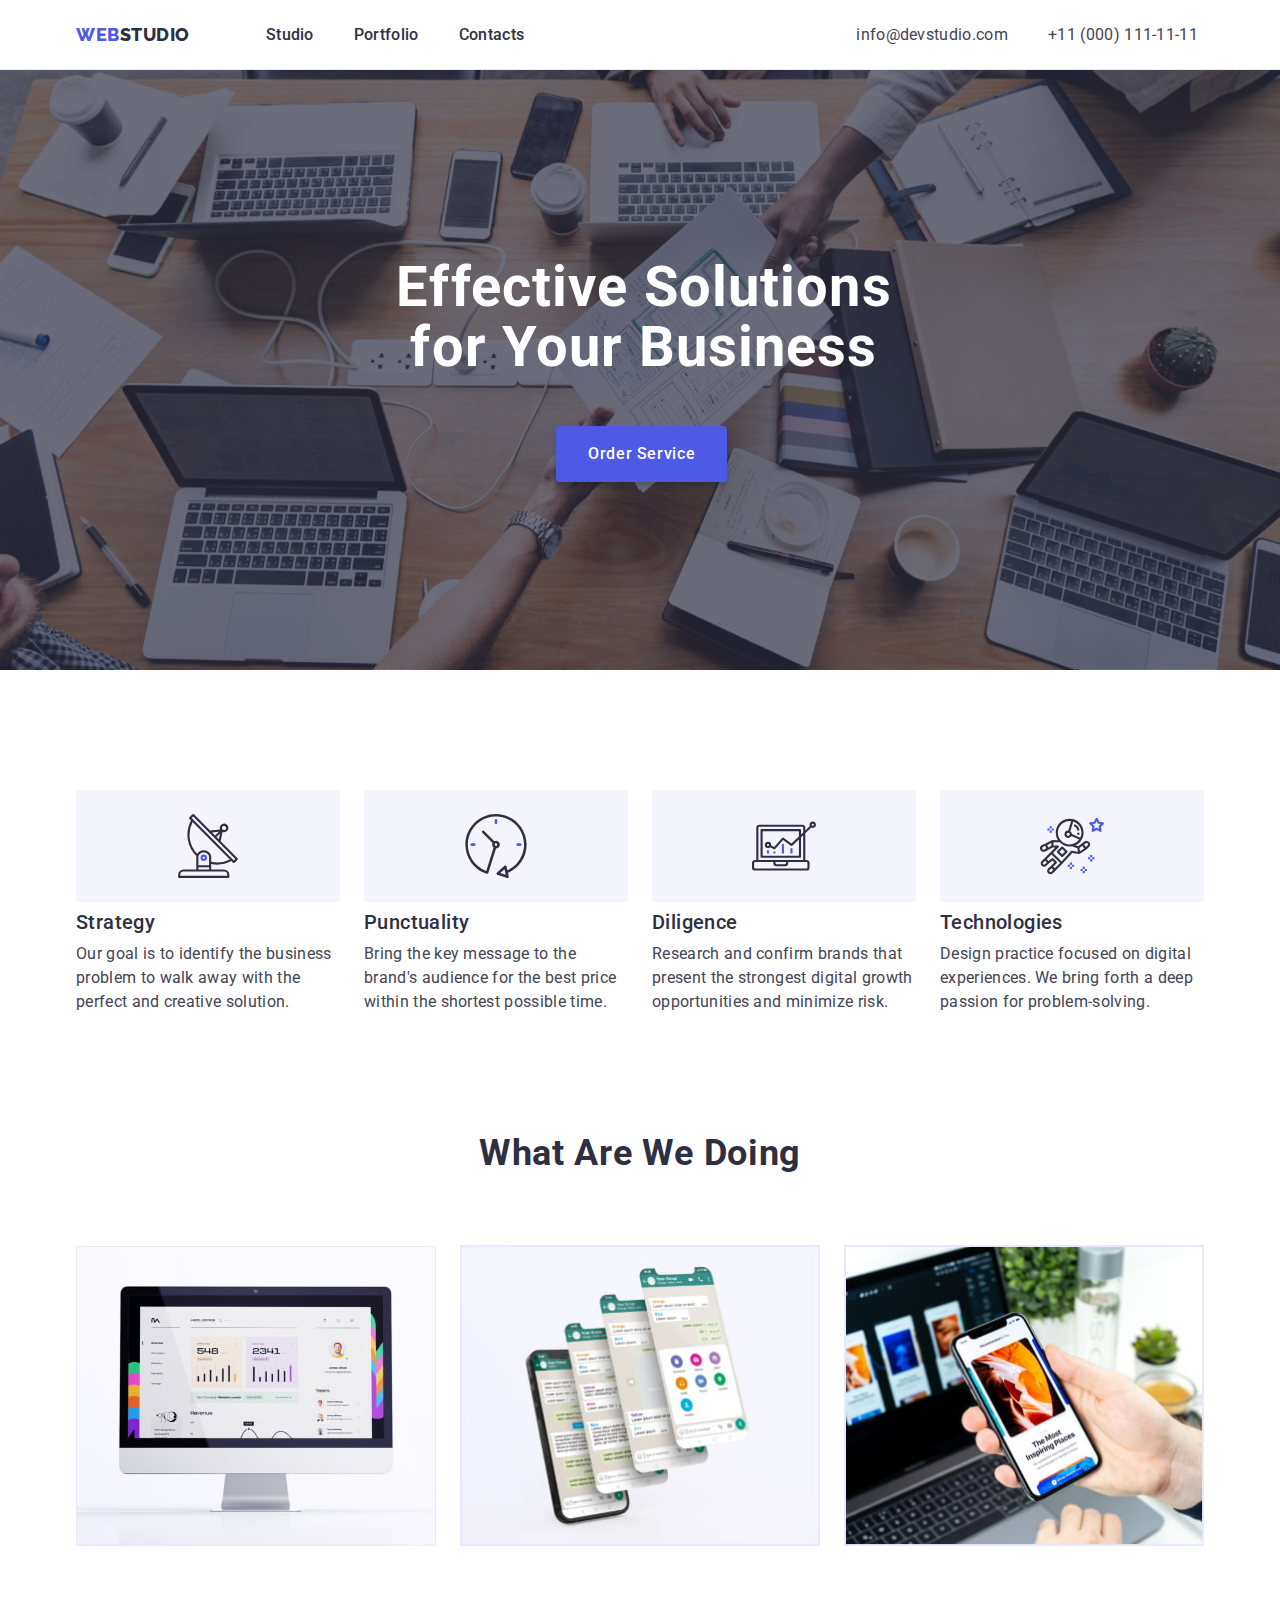
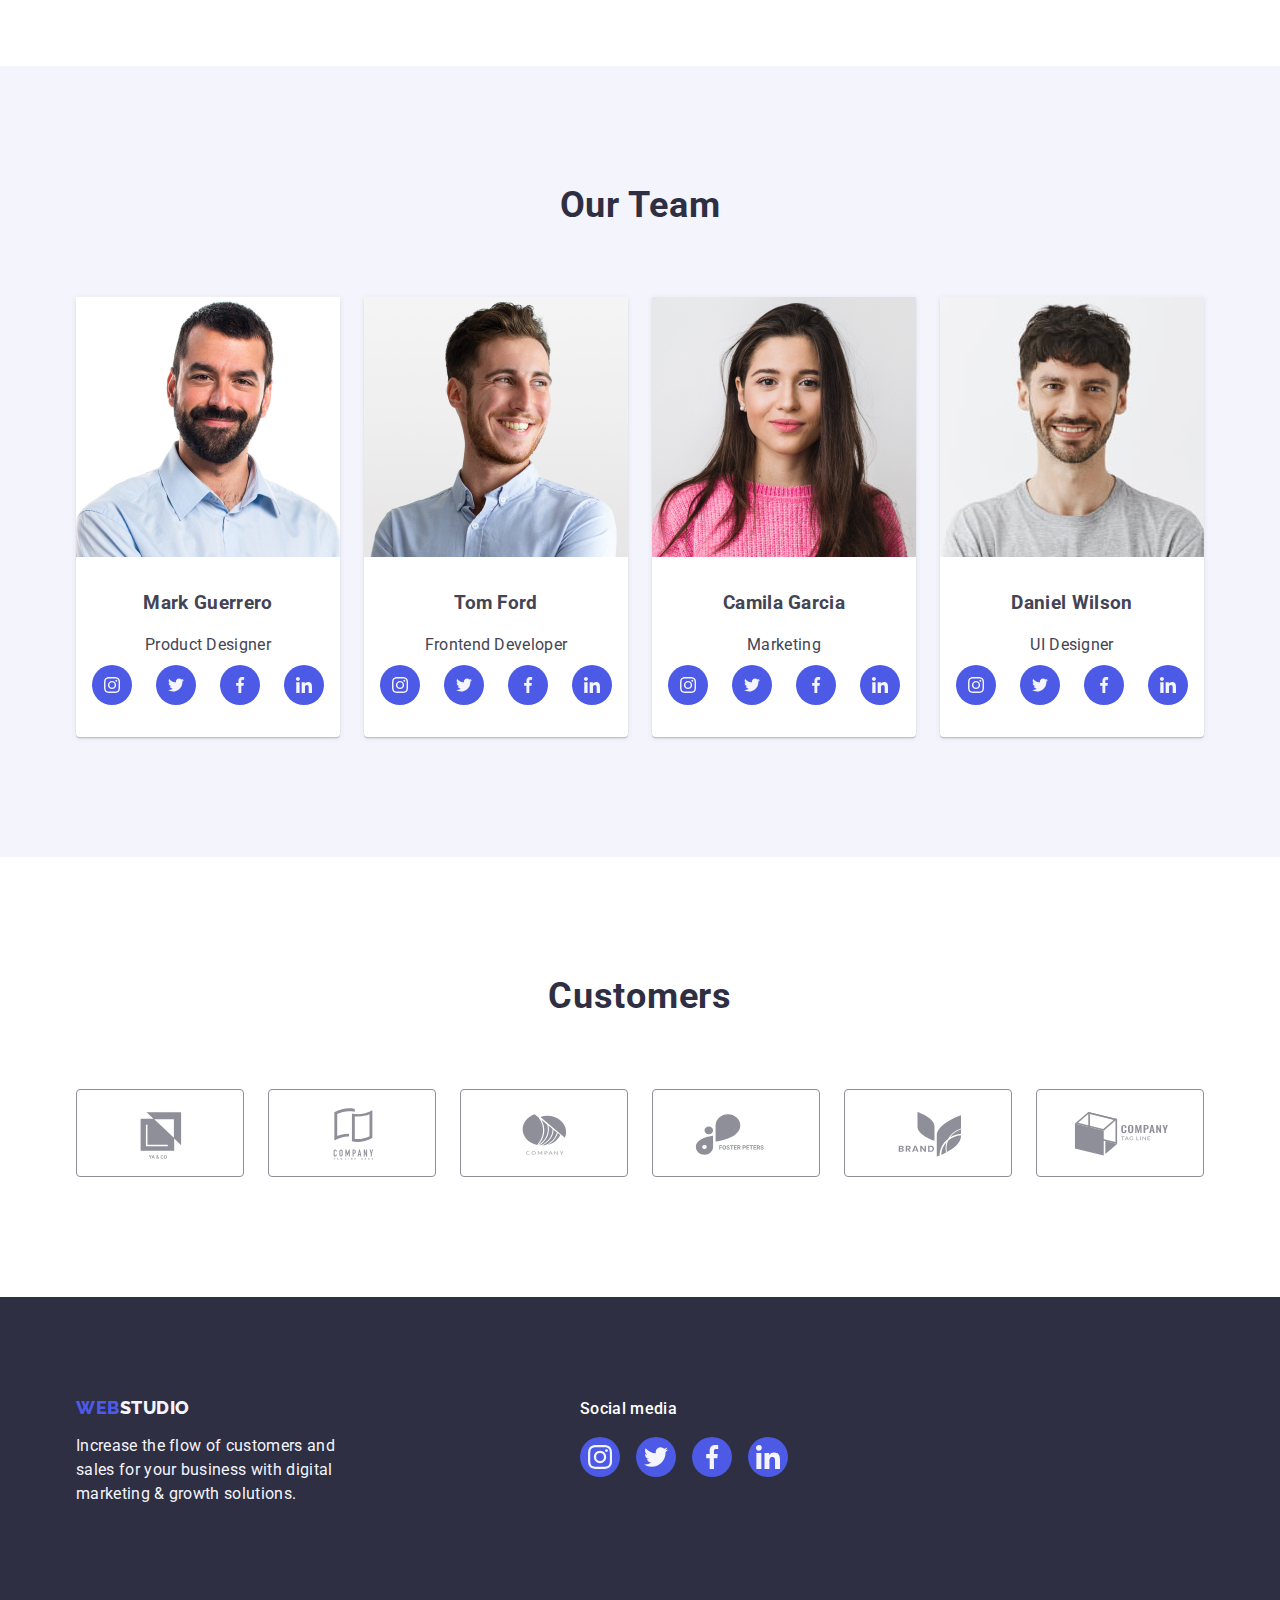
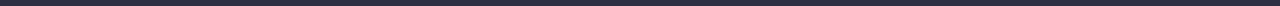
<file: index.html>
<!DOCTYPE html>
<html lang="en">

<head>
    <meta charset="UTF-8">
    <meta http-equiv="X-UA-Compatible" content="IE=edge">
    <meta name="viewport" content="width=device-width, initial-scale=1.0">
    <title>WebStudio</title>
    <link rel="preconnect" href="https://fonts.googleapis.com">
    <link rel="preconnect" href="https://fonts.gstatic.com" crossorigin>
    <link href="https://fonts.googleapis.com/css2?family=Raleway:wght@800&family=Roboto:wght@400;500;700&display=swap"
        rel="stylesheet">
    <link rel="stylesheet"
        href="https://cdnjs.cloudflare.com/ajax/libs/modern-normalize/1.1.0/modern-normalize.min.css">
    <link rel="stylesheet" href="./css/style.css">
</head>

<body>
    <!-- Header section -->
    <header class="header">
        <div class="container header-container">
            <nav class="header-nav">
                <a href="./index.html" class="logo link">Web<span class="logo-dark">Studio</span>
                </a>
                <ul class="header-nav-list list">
                    <li class="header-item">
                        <a class="header-link link" href="./index.html">Studio</a>
                    </li>
                    <li class="header-item">
                        <a class="header-link link" href="./portfolio.html">Portfolio</a>
                    </li>
                    <li class="header-item">
                        <a class="header-link link" href="">Contacts</a>
                    </li>
                </ul>
            </nav>
            <address class="adress">
                <ul class="adress-list list">
                    <li class="adress-link">
                        <a class="header-contact link" href="mailto:info@devstudio.com">info@devstudio.com</a>
                    </li>
                    <li class="adress-link">
                        <a class="header-contact link" href="tel:+110001111111">+11 (000) 111-11-11</a>
                    </li>
                </ul>
            </address>
        </div>
    </header>

    <main>
        <!--Hero section-->
        <section class="hero">
            <div class="container btn-size">
                <h1 class="hero-title">
                    Effective Solutions
                    for Your Business
                </h1>
                <button class="hero-btn" type="button">Order Service</button>
            </div>
        </section>
        <!--Features-->
        <section class="feature">
            <div class="container">
                <h2 class="feature-tittle visually-hidden">features</h2>
                <ul class="list feature-flex">
                    <li class="feature-item">
                        <div class="feature-icon-container">
                            <svg class="icon" width="64" height="64">
                                <use href="./images/icon.svg#icon-antenna-1"></use>
                            </svg>
                        </div>
                        <h3 class="sub-item">Strategy</h3>
                        <p class="undertext">Our goal is to identify the business
                            problem to walk away with the perfect and creative solution.</p>
                    </li>
                    <li class="feature-item">
                        <div class="feature-icon-container">
                            <svg class="icon" width="64" height="64">
                                <use href="./images/icon.svg#icon-clock-1"></use>
                            </svg>
                        </div>
                        <h3 class="sub-item">Punctuality</h3>
                        <p class="undertext">Bring the key message to the brand's audience for the best price within
                            the
                            shortest possible
                            time.</p>
                    </li>
                    <li class="feature-item">
                        <div class="feature-icon-container">
                            <svg class="icon" width="64" height="64">
                                <use href="./images/icon.svg#icon-diagram-1"></use>
                            </svg>
                        </div>
                        <h3 class="sub-item">Diligence</h3>
                        <p class="undertext">Research and confirm brands that present the strongest digital growth
                            opportunities and minimize
                            risk.</p>
                    </li>
                    <li class="feature-item">
                        <div class="feature-icon-container">
                            <svg class="icon" width="64" height="64">
                                <use href="./images/icon.svg#icon-astronaut-1"></use>
                            </svg>
                        </div>
                        <h3 class="sub-item">Technologies</h3>
                        <p class="undertext">Design practice focused on digital experiences. We bring forth a deep
                            passion for
                            problem-solving.</p>
                    </li>
                </ul>
            </div>
        </section>
        <!--Competences section-->
        <section class="compet-section">
            <div class="container">
                <h2 class="sub-title">What are we doing</h2>
                <ul class="list compet-flex">
                    <li class="compet-list">
                        <img class="compete-item" src="./images/hm1/desktop.jpg" alt="computer monitor with statistics"
                            width="360" height="300">
                    </li>
                    <li class="compet-list">
                        <img class="compet-item" src="./images/hm1/app.jpg" alt="screenshots of mobile app" width="360"
                            height="300">
                    </li>
                    <li class="compet-list">
                        <img class="compet-item" src="./images/hm1/phone.jpg" alt="mobile phone with an open article"
                            width="360" height="300">
                    </li>
                </ul>
            </div>
        </section>
        <!--Team section-->
        <section class="team-section">
            <div class="container">
                <h2 class="sub-title">Our Team</h2>
                <ul class="list team-flex">
                    <li class="team-item">
                        <img class="team-photo" src="./images/hm1/mark.jpg" alt="Mark Guerrero" width="264"
                            height="260">
                        <div class="team-position">
                            <h3 class="team-title-item"> Mark Guerrero</h3>
                            <p class="undertext team-text">Product Designer</p>
                            <ul class="socials list">
                                <li class="socials-item">
                                    <a class="social-link" href="" rel="noopener noreferrer"
                                        aria-label="Instagram icon">
                                        <svg class="socials-icon" width="16" height="16">
                                            <use href="./images/icon.svg#icon-instagram-2"></use>
                                        </svg>
                                    </a>
                                </li>
                                <li class="socials-item">
                                    <a class="social-link" href="" rel="noopener noreferrer" aria-label="Twitter icon">
                                        <svg class="socials-icon" width="16" height="16">
                                            <use href="./images/icon.svg#icon-twitter-1"></use>
                                        </svg>
                                    </a>
                                </li>
                                <li class="socials-item">
                                    <a class="social-link" href="" rel="noopener noreferrer" aria-label="Facebook icon">
                                        <svg class="socials-icon" width="16" height="16">
                                            <use href="./images/icon.svg#icon-facebook-1"></use>
                                        </svg>
                                    </a>
                                </li>
                                <li class="socials-item">
                                    <a class="social-link" href="" rel="noopener noreferrer" aria-label="Linkedin icon">
                                        <svg class="socials-icon" width="16" height="16">
                                            <use href="./images/icon.svg#icon-linkedin-1"></use>
                                        </svg>
                                    </a>
                                </li>
                            </ul>
                        </div>
                    </li>
                    <li class="team-item">
                        <img class="team-photo" src="./images/hm1/tom.jpg" alt="Tom Ford" width="264" height="260">
                        <div class="team-position">
                            <h3 class="team-title-item">Tom Ford</h3>
                            <p class="undertext team-text">Frontend Developer</p>
                            <ul class="socials list">
                                <li class="socials-item">
                                    <a class="social-link" href="" rel="noopener noreferrer"
                                        aria-label="Instagram icon">
                                        <svg class="socials-icon" width="16" height="16">
                                            <use href="./images/icon.svg#icon-instagram-2"></use>
                                        </svg>
                                    </a>
                                </li>
                                <li class="socials-item">
                                    <a class="social-link" href="" rel="noopener noreferrer" aria-label="Twitter icon">
                                        <svg class="socials-icon" width="16" height="16">
                                            <use href="./images/icon.svg#icon-twitter-1"></use>
                                        </svg>
                                    </a>
                                </li>
                                <li class="socials-item">
                                    <a class="social-link" href="" rel="noopener noreferrer" aria-label="Facebook icon">
                                        <svg class="socials-icon" width="16" height="16">
                                            <use href="./images/icon.svg#icon-facebook-1"></use>
                                        </svg>
                                    </a>
                                </li>
                                <li class="socials-item">
                                    <a class="social-link" href="" rel="noopener noreferrer" aria-label="Linkedin icon">
                                        <svg class="socials-icon" width="16" height="16">
                                            <use href="./images/icon.svg#icon-linkedin-1"></use>
                                        </svg>
                                    </a>
                                </li>
                            </ul>
                        </div>
                    </li>
                    <li class="team-item">
                        <img class="team-photo" src="./images/hm1/camila.jpg" alt="Camila Garcia" width="264"
                            height="260">
                        <div class="team-position">
                            <h3 class="team-title-item">Camila Garcia</h3>
                            <p class="undertext team-text">Marketing</p>
                            <ul class="socials list">
                                <li class="socials-item">
                                    <a class="social-link" href="" rel="noopener noreferrer"
                                        aria-label="Instagram icon">
                                        <svg class="socials-icon" width="16" height="16">
                                            <use href="./images/icon.svg#icon-instagram-2"></use>
                                        </svg>
                                    </a>
                                </li>
                                <li class="socials-item">
                                    <a class="social-link" href="" rel="noopener noreferrer" aria-label="Twitter icon">
                                        <svg class="socials-icon" width="16" height="16">
                                            <use href="./images/icon.svg#icon-twitter-1"></use>
                                        </svg>
                                    </a>
                                </li>
                                <li class="socials-item">
                                    <a class="social-link" href="" rel="noopener noreferrer" aria-label="Facebook icon">
                                        <svg class="socials-icon" width="16" height="16">
                                            <use href="./images/icon.svg#icon-facebook-1"></use>
                                        </svg>
                                    </a>
                                </li>
                                <li class="socials-item">
                                    <a class="social-link" href="" rel="noopener noreferrer" aria-label="Linkedin icon">
                                        <svg class="socials-icon" width="16" height="16">
                                            <use href="./images/icon.svg#icon-linkedin-1"></use>
                                        </svg>
                                    </a>
                                </li>
                            </ul>
                        </div>
                    </li>
                    <li class="team-item">
                        <img class="team-photo" src="./images/hm1/daniel.jpg" alt="Daniel Wilson" width="264"
                            height="260">
                        <div class="team-position">
                            <h3 class="team-title-item">Daniel Wilson</h3>
                            <p class="undertext team-text">UI Designer</p>
                            <ul class="socials list">
                                <li class="socials-item">
                                    <a class="social-link" href="" rel="noopener noreferrer"
                                        aria-label="Instagram icon">
                                        <svg class="socials-icon" width="16" height="16">
                                            <use href="./images/icon.svg#icon-instagram-2"></use>
                                        </svg>
                                    </a>
                                </li>
                                <li class="socials-item">
                                    <a class="social-link" href="" rel="noopener noreferrer" aria-label="Twitter icon">
                                        <svg class="socials-icon" width="16" height="16">
                                            <use href="./images/icon.svg#icon-twitter-1"></use>
                                        </svg>
                                    </a>
                                </li>
                                <li class="socials-item">
                                    <a class="social-link" href="" rel="noopener noreferrer" aria-label="Facebook icon">
                                        <svg class="socials-icon" width="16" height="16">
                                            <use href="./images/icon.svg#icon-facebook-1"></use>
                                        </svg>
                                    </a>
                                </li>
                                <li class="socials-item">
                                    <a class="social-link" href="" rel="noopener noreferrer" aria-label="Linkedin icon">
                                        <svg class="socials-icon" width="16" height="16">
                                            <use href="./images/icon.svg#icon-linkedin-1"></use>
                                        </svg>
                                    </a>
                                </li>
                            </ul>
                        </div>
                    </li>
                </ul>
            </div>
        </section>
        <!-- Customer section -->
        <section class="customer">
            <div class="container">
                <h2 class="sub-title">Customers</h2>
                <ul class="list customer-list">
                    <li class="customer-item">
                        <a class="customer-link" href="" rel="noopener noreferrer" aria-label="YA & CO icon">
                            <svg class="customer-icon" width="104" height="56">
                                <use href="./images/icon.svg#icon-Logo1"></use>
                            </svg>
                        </a>
                    </li>
                    <li class="customer-item">
                        <a class="customer-link" href="" rel="noopener noreferrer"
                            aria-label="Tagline Here company icon">
                            <svg class="customer-icon" width="104" height="56">
                                <use href="./images/icon.svg#icon-Logo2"></use>
                            </svg>
                        </a>
                    </li>
                    <li class="customer-item">
                        <a class="customer-link" href="" rel="noopener noreferrer" aria-label="Company icon">
                            <svg class="customer-icon" width="104" height="56">
                                <use href="./images/icon.svg#icon-Logo3"></use>
                            </svg>
                        </a>
                    </li>
                    <li class="customer-item">
                        <a class="customer-link" href="" rel="noopener noreferrer" aria-label="FOSTER PETERS icon">
                            <svg class="customer-icon" width="104" height="56">
                                <use href="./images/icon.svg#icon-Logo4"></use>
                            </svg>
                        </a>
                    </li>
                    <li class="customer-item">
                        <a class="customer-link" href="" rel="noopener noreferrer" aria-label="Brand icon">
                            <svg class="customer-icon" width="104" height="56">
                                <use href="./images/icon.svg#icon-Logo5"></use>
                            </svg>
                        </a>
                    </li>
                    <li class="customer-item">
                        <a class="customer-link" href="" rel="noopener noreferrer" aria-label="Company Tag Line icon">
                            <svg class="customer-icon" width="104" height="56">
                                <use href="./images/icon.svg#icon-Logo6"></use>
                            </svg>
                        </a>
                    </li>
                </ul>
            </div>
        </section>
    </main>
    <!--Footer section-->
    <footer class="footer">
        <div class="container footer-wrap">
            <div class="left-footer">
                <a href="./index.html" class="logo link footer-size">Web<span class="logo-light">Studio</span>
                </a>
                <p class="footer-text">
                    Increase the flow of customers and sales for your business with digital marketing &#38; growth
                    solutions.
                </p>
            </div>
            <div class="right-footer">
                <p class="social-title">Social media</p>
                <ul class="socials list footer-socials">
                    <li class="socials-item">
                        <a class="social-link footer-icon" href="" rel="noopener noreferrer"
                            aria-label="Instagram icon">
                            <svg class="socials-icon" width="24" height="24">
                                <use href="./images/icon.svg#icon-instagram-2"></use>
                            </svg>
                        </a>
                    </li>
                    <li class="socials-item">
                        <a class="social-link footer-icon" href="" rel="noopener noreferrer" aria-label="Twitter icon">
                            <svg class="socials-icon" width="24" height="24">
                                <use href="./images/icon.svg#icon-twitter-1"></use>
                            </svg>
                        </a>
                    </li>
                    <li class="socials-item">
                        <a class="social-link footer-icon" href="" rel="noopener noreferrer" aria-label="Facebook icon">
                            <svg class="socials-icon" width="24" height="24">
                                <use href="./images/icon.svg#icon-facebook-1"></use>
                            </svg>
                        </a>
                    </li>
                    <li class="socials-item">
                        <a class="social-link footer-icon" href="" rel="noopener noreferrer" aria-label="Linkedin icon">
                            <svg class="socials-icon" width="24" height="24">
                                <use href="./images/icon.svg#icon-linkedin-1"></use>
                            </svg>
                        </a>
                    </li>
                </ul>
            </div>
        </div>
    </footer>
</body>

</html>
</file>
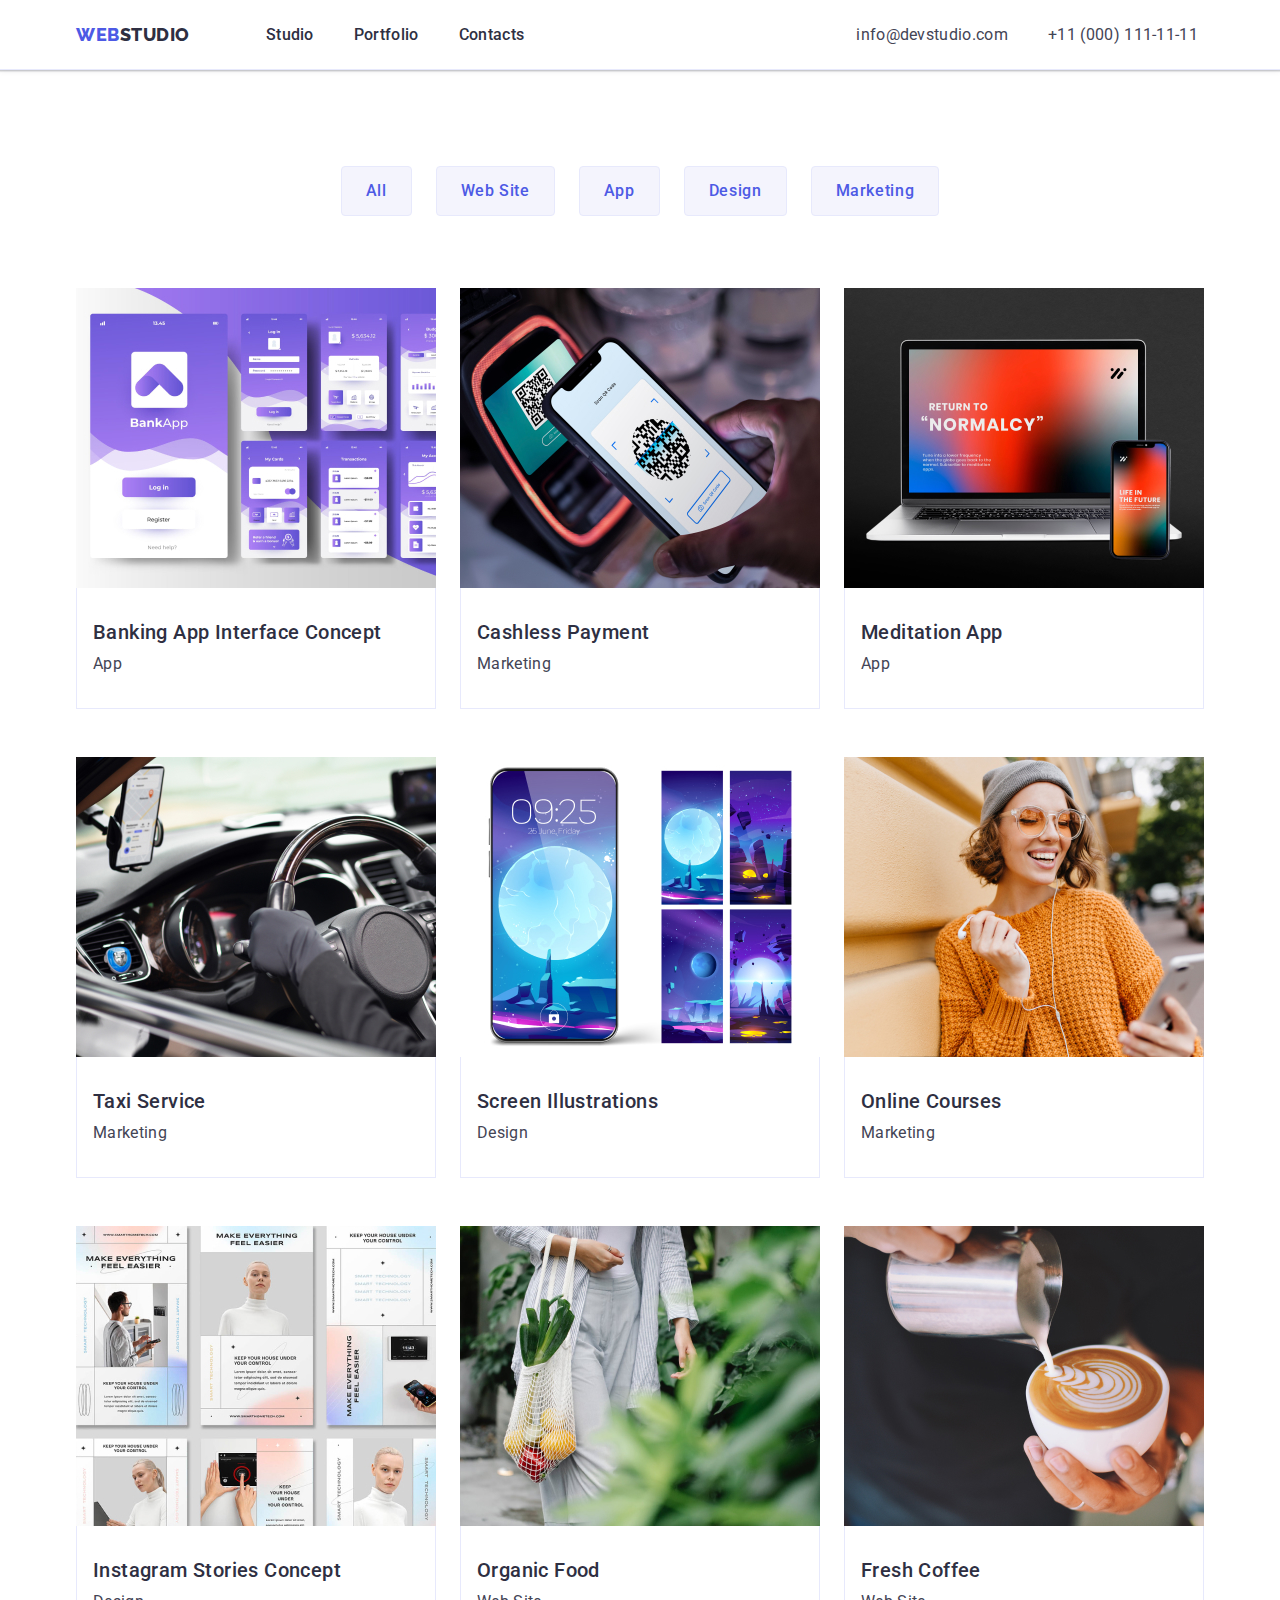
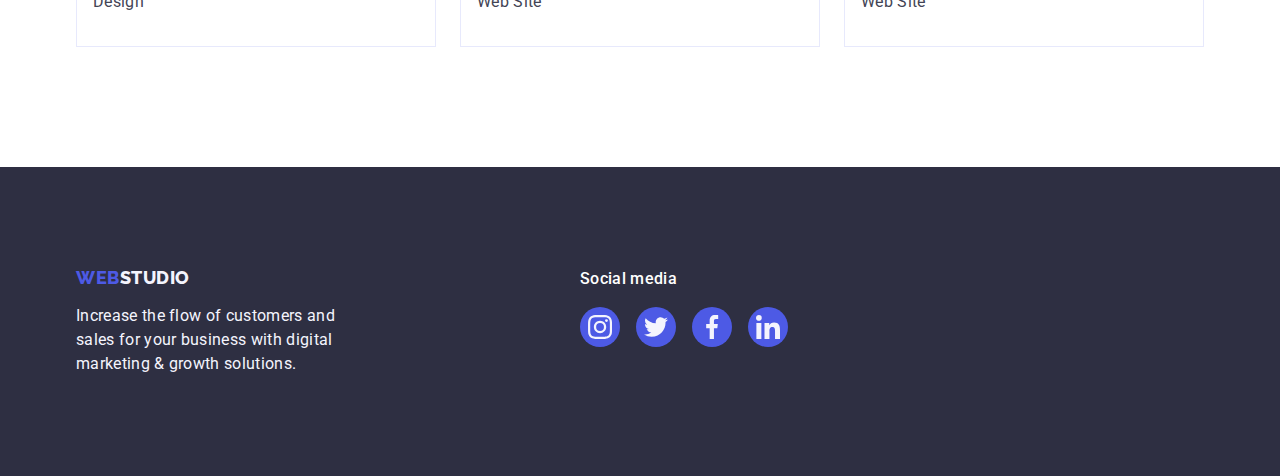
<file: portfolio.html>
<!DOCTYPE html>
<html lang="en">

<head>
    <meta charset="UTF-8">
    <meta http-equiv="X-UA-Compatible" content="IE=edge">
    <meta name="viewport" content="width=device-width, initial-scale=1.0">
    <title>WebStudio</title>
    <link rel="preconnect" href="https://fonts.googleapis.com">
    <link rel="preconnect" href="https://fonts.gstatic.com" crossorigin>
    <link href="https://fonts.googleapis.com/css2?family=Raleway:wght@800&family=Roboto:wght@400;500;700&display=swap"
        rel="stylesheet">
    <link rel="stylesheet"
        href="https://cdnjs.cloudflare.com/ajax/libs/modern-normalize/1.1.0/modern-normalize.min.css">
    <link rel="stylesheet" href="./css/style.css">
</head>

<body>
    <!-- Header section -->
    <header class="header">
        <div class="container header-container">
            <nav class="header-nav">
                <a href="./index.html" class="logo link">Web<span class="logo-dark">Studio</span>
                </a>
                <ul class="header-nav-list list">
                    <li class="header-item">
                        <a class="header-link link" href="./index.html">Studio</a>
                    </li>
                    <li class="header-item">
                        <a class="header-link link" href="./portfolio.html">Portfolio</a>
                    </li>
                    <li class="header-item">
                        <a class="header-link link" href="">Contacts</a>
                    </li>
                </ul>
            </nav>
            <address class="adress">
                <ul class="adress-list list">
                    <li class="adress-link">
                        <a class="header-contact link" href="mailto:info@devstudio.com">info@devstudio.com</a>
                    </li>
                    <li class="adress-link">
                        <a class="header-contact link" href="tel:+110001111111">+11 (000) 111-11-11</a>
                    </li>
                </ul>
            </address>
        </div>
    </header>
    <main>
        <!--Service section-->
        <section class="serv-section">
            <div class="container">
                <h1 class="visually-hidden">
                    List of services
                </h1>
                <ul class="list serv-flex">
                    <li><button class="btn" type="button">All</button></li>
                    <li><button class="btn" type="button">Web Site</button></li>
                    <li><button class="btn" type="button">App</button></li>
                    <li><button class="btn" type="button">Design</button></li>
                    <li><button class="btn" type="button">Marketing</button></li>
                </ul>
                <ul class="list list-flex serv-flex-items">
                    <li class="serv-item">
                        <a class="link serv-link" href="">
                            <img src="./images/hm2/img-1.jpg" alt="Pages of bank application" width="360"
                                height="300" />
                            <div class="serv-text">
                                <h2 class="sub-item">Banking App Interface Concept</h2>
                                <p class="undertext">App</p>
                            </div>
                        </a>
                    </li>
                    <li class="serv-item">
                        <a class="link serv-link" href="">
                            <img src="./images/hm2/img-2-2.jpg" alt="QR code picture" width="360" height="300" />
                            <div class="serv-text">
                                <h2 class="sub-item">Cashless Payment</h2>
                                <p class="undertext">Marketing</p>
                            </div>
                        </a>
                    </li>
                    <li class="serv-item">
                        <a class="link serv-link" href="">
                            <img src="./images/hm2/img-3-2.jpg" alt="application interface" width="360" height="300" />
                            <div class="serv-text">
                                <h2 class="sub-item">Meditation App</h2>
                                <p class="undertext">App</p>
                            </div>
                        </a>
                    </li>
                    <li class="serv-item">
                        <a class="link serv-link" href="">
                            <img src="./images/hm2/img-4-2.jpg" alt="taxi driver" width="360" height="300" />
                            <div class="serv-text">
                                <h2 class="sub-item">Taxi Service</h2>
                                <p class="undertext">Marketing</p>
                            </div>
                        </a>
                    </li>
                    <li class="serv-item">
                        <a class="link serv-link" href="">
                            <img src="./images/hm2/img-5-2.jpg" alt="mobile screenshots with fiction design" width="360"
                                height="300" />
                            <div class="serv-text">
                                <h2 class="sub-item">Screen Illustrations</h2>
                                <p class="undertext">Design</p>
                            </div>
                        </a>
                    </li>
                    <li class="serv-item">
                        <a class="link serv-link" href="">
                            <img src="./images/hm2/img-6-2.jpg" alt="smiling girl with headphones" width="360"
                                height="300" />
                            <div class="serv-text">
                                <h2 class="sub-item">Online Courses</h2>
                                <p class="undertext">Marketing</p>
                            </div>
                        </a>
                    </li>
                    <li class="serv-item">
                        <a class="link serv-link" href="">
                            <img src="./images/hm2/img-7-2.jpg" alt="examples of pictureplacement in mobile app"
                                width="360" height="300" />
                            <div class="serv-text">
                                <h2 class="sub-item">Instagram Stories Concept</h2>
                                <p class="undertext">Design</p>
                            </div>
                        </a>
                    </li>
                    <li class="serv-item">
                        <a class="link serv-link" href="">
                            <img src="./images/hm2/img-8.jpg" alt="a man with a basket of fruit" width="360"
                                height="300" />
                            <div class="serv-text">
                                <h2 class="sub-item">Organic Food</h2>
                                <p class="undertext">Web Site</p>
                            </div>
                        </a>
                    </li>
                    <li class="serv-item">
                        <a class="link serv-link" href="">
                            <img src="./images/hm2/img-9.jpg" alt="cup of coffe" width="360" height="300" />
                            <div class="serv-text">
                                <h2 class="sub-item">Fresh Coffee</h2>
                                <p class="undertext">Web Site</p>
                            </div>
                        </a>
                    </li>
                </ul>
            </div>
        </section>
    </main>
    <!--Footer section-->
    <footer class="footer">
        <div class="container footer-wrap">
            <div class="left-footer">
                <a href="./index.html" class="logo link footer-size">Web<span class="logo-light">Studio</span>
                </a>
                <p class="footer-text">
                    Increase the flow of customers and sales for your business with digital marketing &#38; growth
                    solutions.
                </p>
            </div>
            <div class="right-footer">
                <p class="social-title">Social media</p>
                <ul class="socials list footer-socials">
                    <li class="socials-item">
                        <a class="social-link footer-icon" href="" rel="noopener noreferrer"
                            aria-label="Instagram icon">
                            <svg class="socials-icon" width="24" height="24">
                                <use href="./images/icon.svg#icon-instagram-2"></use>
                            </svg>
                        </a>
                    </li>
                    <li class="socials-item">
                        <a class="social-link footer-icon" href="" rel="noopener noreferrer" aria-label="Twitter icon">
                            <svg class="socials-icon" width="24" height="24">
                                <use href="./images/icon.svg#icon-twitter-1"></use>
                            </svg>
                        </a>
                    </li>
                    <li class="socials-item">
                        <a class="social-link footer-icon" href="" rel="noopener noreferrer" aria-label="Facebook icon">
                            <svg class="socials-icon" width="24" height="24">
                                <use href="./images/icon.svg#icon-facebook-1"></use>
                            </svg>
                        </a>
                    </li>
                    <li class="socials-item">
                        <a class="social-link footer-icon" href="" rel="noopener noreferrer" aria-label="Linkedin icon">
                            <svg class="socials-icon" width="24" height="24">
                                <use href="./images/icon.svg#icon-linkedin-1"></use>
                            </svg>
                        </a>
                    </li>
                </ul>
            </div>
        </div>
    </footer>
</body>

</html>
</file>
<file: css/style.css>
:root {
  --primary-iris: #4d5ae5;
  --ocean: #404bbf;
  --secondary-navy-blue: #2e2f42;
  --icon-green: #31d0aa;
  --primary-text-slate: #434455;
  --subtle-text-light-slate: #8e8f99;
  --accent-cornflower: #e7e9fc;
  --light-background-cloud: #f4f4fd;
  --background-white: #ffffff;
  --modal-background-dairy: #fcfcfc;
  --primary-font: "Roboto", sans-serif;
  --secondary-font: "Raleway", sans-serif;
  --items: 9;
  --indent: 24px;
}

body {
  font-family: var(--primary-font);
  color: var(--primary-text-slate);
  background-color: var(--background-white);
  font-weight: 500;
  font-size: 14px;
  line-height: 1.4;
  margin: 0;
}

.container {
  width: 1158px;
  margin: 0 auto;
  padding-left: 15px;
  padding-right: 15px;
}
/* reset */
h1,
h2,
h3,
h4,
h5,
h6,
p,
ul {
  margin: 0;
  padding: 0;
}
img {
  display: block;
  max-width: 100%;
  height: auto;
}

/* header section */

.header {
  border-bottom: 1px solid var(--accent-cornflower);
  margin-left: auto;
  margin-right: auto;
  box-shadow: 0px 2px 1px rgba(46, 47, 66, 0.08),
    0px 1px 1px rgba(46, 47, 66, 0.16), 0px 1px 6px rgba(46, 47, 66, 0.08);
}

.header-nav-list {
  display: flex;
  align-items: center;
  gap: 40px;
  margin-right: 332px;
}
.header-nav {
  display: flex;
  align-items: center;
}
.header-container {
  display: flex;
  align-items: center;
}
.logo {
  font-family: var(--secondary-font);
  font-size: 18px;
  font-weight: 800;
  line-height: 1.17;
  letter-spacing: 0.03em;
  text-transform: uppercase;
  color: var(--primary-iris);
  margin-right: 76px;
  padding-top: 24px;
  padding-bottom: 24px;
}

.logo-dark {
  color: var(--secondary-navy-blue);
}

.header-link {
  padding-top: 24px;
  padding-bottom: 24px;
  font-size: 16px;
  line-height: 1.5;
  letter-spacing: 0.02em;
  color: var(--secondary-navy-blue);
  text-decoration: none;
  font-weight: 500;
}
.header-link:hover,
.header-link:focus {
  color: var(--ocean);
}

.header-item {
}

.adress {
  font-style: normal;
}
.adress-list {
  display: flex;
  align-items: center;
  gap: 40px;
}

.header-contact {
  display: block;
  list-style: none;
  text-decoration: none;
  font-weight: 400;
  color: var(--primary-text-slate);
}

.header-contact:hover,
.header-contact:focus {
  color: var(--ocean);
  text-decoration: underline;
}

.list {
  font-style: normal;
  list-style: none;
  font-weight: 400;
  font-size: 16px;
  line-height: 1.5;
  letter-spacing: 0.02em;
  color: var(--primary-text-slate);
}


.link {
  text-decoration: none;
}

.sub-item {
  font-size: 20px;
  font-weight: 500;
  line-height: 1.2;
  letter-spacing: 0.02em;
  color: var(--secondary-navy-blue);
  margin-bottom: 8px;
}
.undertext {
  font-weight: 400;
  font-size: 16px;
  line-height: 1.5;
  letter-spacing: 0.02em;
  color: var(--primary-text-slate);
}
.sub-title {
  font-weight: 700;
  font-size: 36px;
  line-height: 1.1;
  text-align: center;
  letter-spacing: 0.02em;
  text-transform: capitalize;
  color: var(--secondary-navy-blue);
  margin-bottom: 72px;
}

/* hero section */

.hero {
  background-color: var(--secondary-navy-blue);
  padding-top: 188px;
  padding-bottom: 188px;
  max-width: 1440px;
  background-image: linear-gradient(
      rgba(46, 47, 66, 0.7),
      rgba(46, 47, 66, 0.7)
    ),
    url(../images/hm4/people-office1.jpg);
  background-repeat: no-repeat;
  background-position: center;
  background-size: cover;
  margin-left: auto;
  margin-right: auto;
}

.hero-title {
  font-weight: 700;
  font-size: 56px;
  line-height: 1.07;
  text-align: center;
  letter-spacing: 0.02em;
  color: var(--background-white);
  margin-bottom: 48px;
  margin-left: 320px;
  max-width: 496px;
}
.hero-btn {
  font-family: Roboto, sans-serif;
  font-weight: 500;
  font-size: 16px;
  line-height: 1.5;
  letter-spacing: 0.04em;
  color: var(--background-white);
  background: var(--primary-iris);
  cursor: pointer;
  padding: 16px 32px;
  box-shadow: 0px 4px 4px rgba(0, 0, 0, 0.15);
  border-radius: 4px;
  border: none;
  display: block;
  min-width: 169px;
  margin-left: 480px;
}
.btn-size {
}
.hero-btn:hover,
.hero-btn:focus {
  color: var(--background-white);
  background-color: var(--ocean);
}

/* feature section */

.feature {
  padding: 120px 0;
}

.feature-item {
  flex-basis: calc((100%-3 * 24px) / 4);
}
.feature-flex {
  display: flex;
  align-items: center;
  gap: var(--indent);
}
.visually-hidden {
  position: absolute;
  width: 1px;
  height: 1px;
  margin: -1px;
  border: 0;
  padding: 0;

  white-space: nowrap;
  clip-path: inset(100%);
  clip: rect(0 0 0 0);
  overflow: hidden;
}
.feature-icon-container {
  display: flex;
  width: 264px;
  justify-content: center;
  align-items: center;
  background: #f4f4fd;
  border-radius: 4px;
  margin-bottom: 8px;
  padding: 24px 100px;
}

/* Competences section */
.compet-section {
  padding-bottom: 120px;
}

.compet-flex {
  display: flex;
  align-items: center;
  gap: var(--indent);
}
.compet-item {
  border: 1px solid #e7e9fc;
}
.compet-list {
  flex-basis: calc((100%-48px) / 3);
}

/* Team section */

.team-section {
  margin-left: auto;
  margin-right: auto;
  padding-top: 120px;
  padding-bottom: 120px;

  background: var(--light-background-cloud);
}
.team-title-item {
  text-align: center;
  margin-bottom: 8px;
}
.team-text {
  text-align: center;
}
.team-item {
  background-color: var(--background-white);
  box-shadow: 0px 1px 6px rgba(46, 47, 66, 0.08),
    0px 1px 1px rgba(46, 47, 66, 0.16), 0px 2px 1px rgba(46, 47, 66, 0.08);
  border-radius: 0px 0px 4px 4px;
}
.team-photo {
}
.team-flex {
  display: flex;
  align-items: center;
  gap: var(--indent);
}
.team-position {
  display: flex;
  flex-direction: column;
  justify-content: center;
  align-items: center;
  padding: 32px 0;
  gap: 8px;
  border-radius: 0px 0px 4px 4px;
}
.socials {
  display: flex;
  align-items: center;
  justify-content: center;
  gap: var(--indent);
}
.socials-icon {
  fill: #f4f4fd;
}
.social-link {
  display: flex;
  justify-content: center;
  align-items: center;
  width: 40px;
  height: 40px;
  border-radius: 50%;
  background-color: var(--primary-iris);
}
.social-link:hover,
.social-link:focus {
  background-color: var(--ocean);
}
/* Customer section */

.customer {
  padding-top: 120px;
  padding-bottom: 120px;
}

.customer-list {
  display: flex;
  align-items: center;
  gap: var(--indent);
}

.customer-item {
  width: 168px;
  height: 88px;
}
.customer-link {
  display: flex;
  justify-content: center;
  align-items: center;
  padding: 16px 32px;
  width: 100%;
  height: 100%;
  border: 1px solid var(--subtle-text-light-slate);
  border-radius: 4px;
  color: var(--subtle-text-light-slate) ;
}
.customer-icon {
  fill: currentColor;
}

.customer-link:hover,
.customer-link:focus {
  border-color: var(--ocean);
  color: var(--ocean);
}
/* footer section */
.footer {
  margin-left: auto;
  margin-right: auto;
  background: var(--secondary-navy-blue);
  padding: 100px 0;
}
.logo-light {
  color: var(--light-background-cloud);
}
.footer-text {
  font-weight: 400;
  font-size: 16px;
  line-height: 1.5;
  letter-spacing: 0.02em;
  color: var(--light-background-cloud);
}
.footer-size {
  display: inline-block;
  margin-bottom: 16px;
  padding: 0px;
}
.footer-wrap {
  display: flex;
  align-items: first baseline;
  justify-content: left;
  gap: 120px;
}
.left-footer {
  max-width: 264px;
  margin-right: 120px;
  display: inline-block;
}
.right-footer {
  max-width: 264px;
  display: inline-block;
}
.right-footer-title {
  font-size: 16px;
  line-height: 1.5;
  letter-spacing: 0.02em;
  color: var(--background-white);
  margin-bottom: 16px;
}
.social-title {
  font-family: var(--primary-font);
  font-weight: 500;
  font-size: 16px;
  line-height: 1.5;
  letter-spacing: 0.02em;
  color: var(--background-white);
  margin-bottom: 16px;
}
.footer-socials {
  gap: 16px;
}
.footer-icon:hover,
.footer-icon:focus {
  background-color: var(--icon-green);
}
.socials-item {
}

/* portfolio */
/*service section*/
.serv-section {
  padding-top: 96px;
  padding-bottom: 120px;
}

.btn {
  font-family: Roboto, sans-serif;
  font-weight: 500;
  font-size: 16px;
  line-height: 1.5;
  letter-spacing: 0.04em;
  color: var(--primary-iris);
  background: var(--light-background-cloud);
  cursor: pointer;
  border: 1px solid #e7e9fc;
  border-radius: 4px;
  padding: 12px 24px;
}

.btn:hover,
.btn:focus {
  color: var(--background-white);
  background-color: var(--ocean);
  border: 1px solid transparent;
  box-shadow: 0px 3px 1px rgba(0, 0, 0, 0.1), 0px 2px 1px rgba(0, 0, 0, 0.08),
    0px 2px 2px rgba(0, 0, 0, 0.12);
}

.serv-link {
  text-decoration: none;
  display: block;
}

.serv-item {
  width: calc((100% - 48px) / 3);
}

.serv-link:hover,
.serv-link:focus {
  box-shadow: 0px 1px 6px rgba(46, 47, 66, 0.08),
    0px 1px 1px rgba(46, 47, 66, 0.16), 0px 2px 1px rgba(46, 47, 66, 0.08);
}
.serv-text {
  text-align: left;
  padding: 32px 16px;
  border: 1px solid #e7e9fc;
  border-top: none;
}
.serv-flex {
  display: flex;
  align-items: flex-start;
  gap: var(--indent);
  margin-bottom: 72px;
  justify-content: center;
}
.serv-flex-items {
  --items: 9;
}
.list-flex {
  display: flex;
  align-items: center;
  flex-wrap: wrap;
  justify-content: center;
  column-gap: var(--indent);
  row-gap: 48px;
}
</file>
